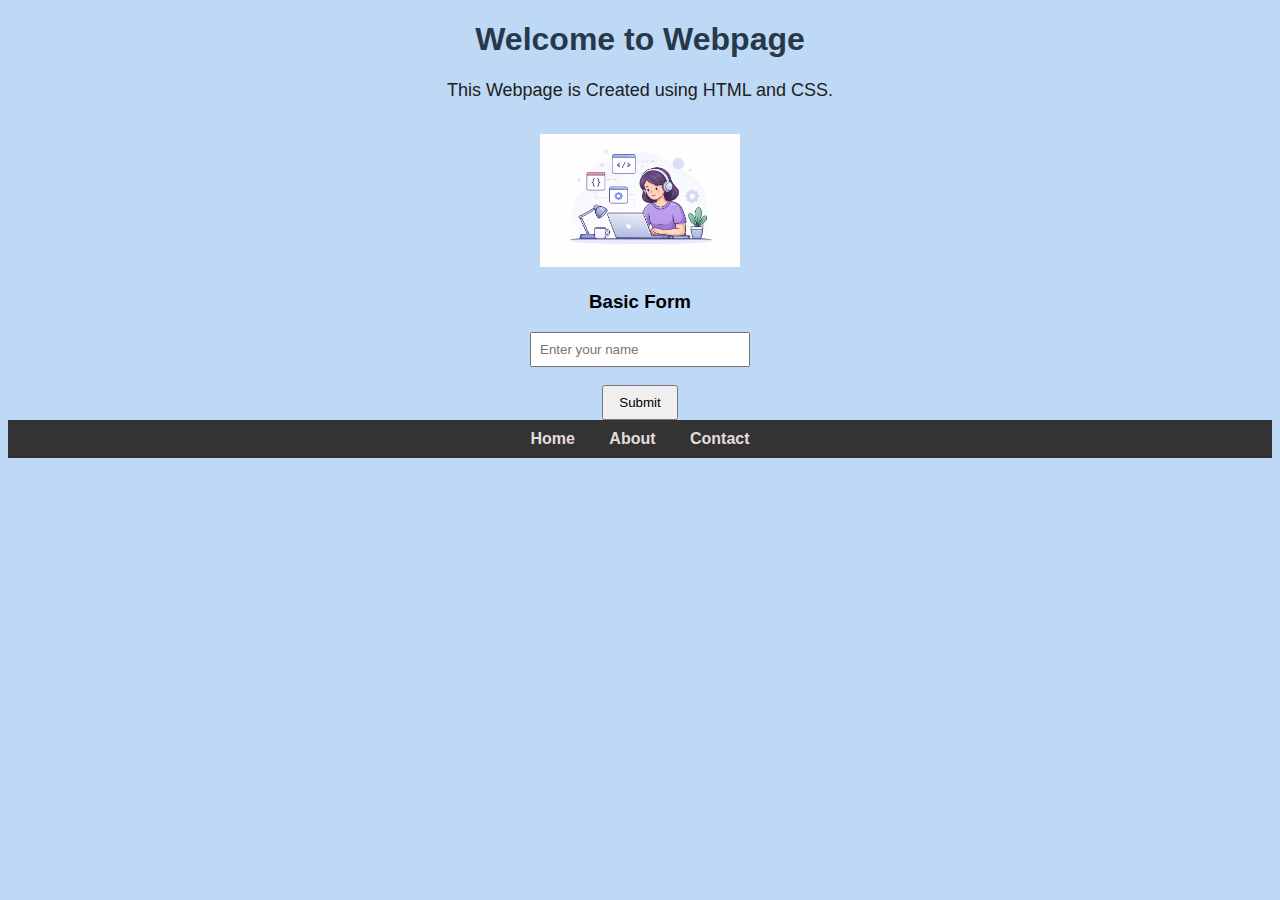
<file: level1/task-1/index.html>
<!DOCTYPE html>
<html>
<head>
    <title>My First Webpage</title>

    <style>
        body {
            background-color: #bed9f6;
            font-family: Arial, sans-serif;
            text-align: center;
        }

        h1 {
            color: #26384a;
        }

        p {
            font-size: 18px;
            color: #202020;
        }

        img {
            width: 200px;
            margin-top: 15px;
        }
        nav {
    background-color: #333;
    padding: 10px;
}

nav a {
    color: rgb(228, 220, 220);
    margin: 15px;
    text-decoration: none;
    font-weight: bold;
}
form {
    margin-top: 20px;
}

input {
    padding: 8px;
    width: 200px;
}

button {
    padding: 8px 15px;
    cursor: pointer;
}

    </style>
</head>

<body>

    <h1>Welcome to Webpage</h1>

    <p>This Webpage is Created using HTML and CSS.</p>

    <img src="image.jpg" alt="Sample Image">
    <form>
    <h3>Basic Form</h3>

    <input type="text" placeholder="Enter your name">

    <br><br>

    <button type="submit">Submit</button>
</form>

</body>

<nav>
    <a href="#">Home</a>
    <a href="#">About</a>
    <a href="#">Contact</a>
</nav>
</html>
</file>
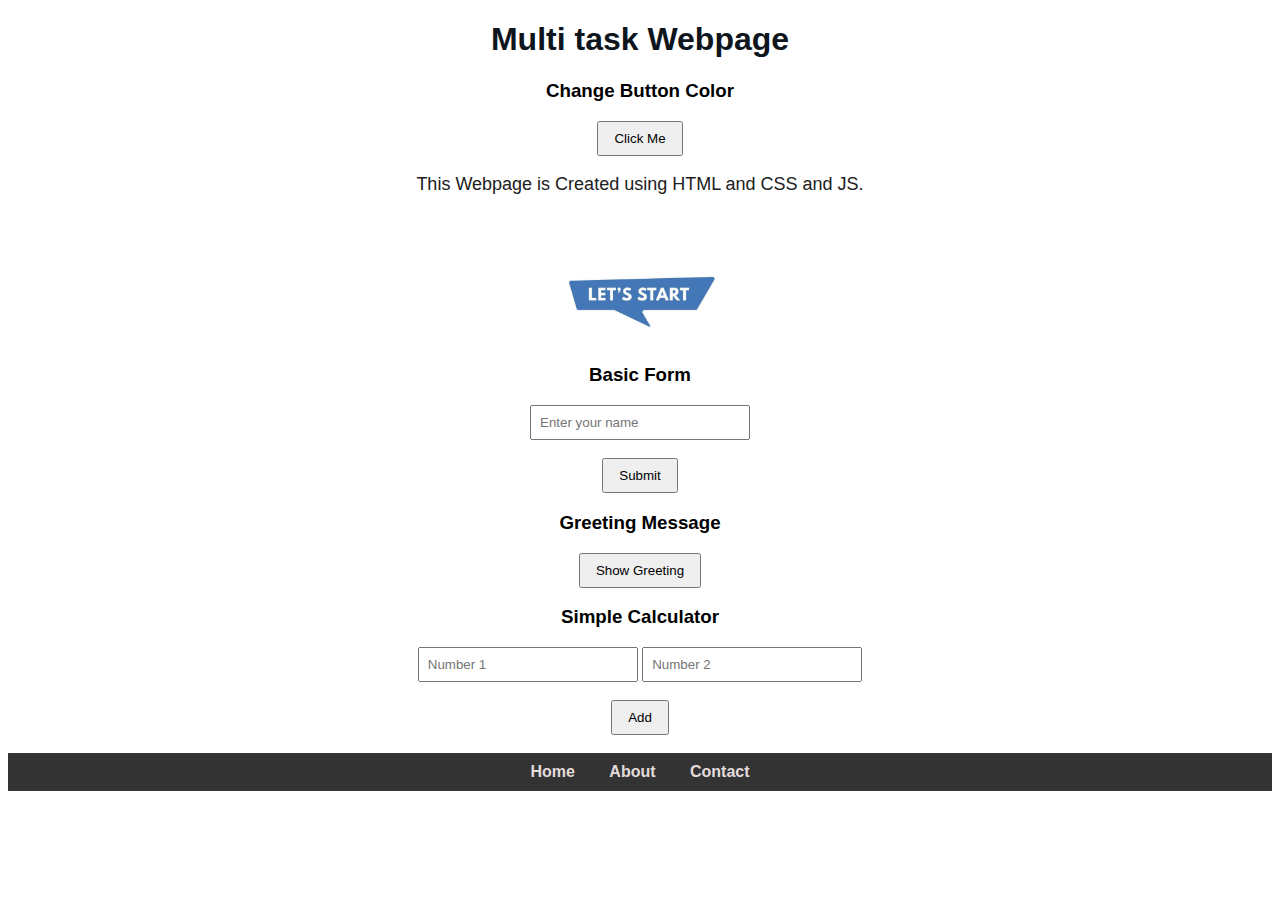
<file: level1/task-2/index.html>
<!DOCTYPE html>
<html>
<head>
    <title>My First Webpage</title>

    <style>
        body {
            background-color: #ffffff;
            font-family: Arial, sans-serif;
            text-align: center;
        }

        h1 {
            color: #0e151d;
        }

        p {
            font-size: 18px;
            color: #202020;
        }

        img {
            width: 200px;
            margin-top: 15px;
        }
        nav {
    background-color: #333;
    padding: 10px;
}

nav a {
    color: rgb(228, 220, 220);
    margin: 15px;
    text-decoration: none;
    font-weight: bold;
}
form {
    margin-top: 20px;
}

input {
    padding: 8px;
    width: 200px;
}

button {
    padding: 8px 15px;
    cursor: pointer;
}

    </style>
</head>

<body>

    <h1>Multi task Webpage</h1>
    <h3>Change Button Color</h3>

<button id="colorBtn" onclick="changeColor()">Click Me</button>

    <p>This Webpage is Created using HTML and CSS and JS.</p>

    <img src="image2.jpg" alt="Sample Image">
    <form>
    <h3>Basic Form</h3>

    <input type="text" placeholder="Enter your name">

    <br><br>

    <button type="submit">Submit</button>
</form>
<script>
   function changeColor() {
        document.getElementById("colorBtn").style.backgroundColor = "green";
    }

    function showGreeting() {
        let hour = new Date().getHours();
        let message;

        if (hour < 12) {
            message = "Good Morning!";
        } else if (hour < 18) {
            message = "Good Afternoon!";
        } else {
            message = "Good Evening!";
        }

        alert(message);
    }

    function addNumbers() {
        let n1 = Number(document.getElementById("num1").value);
        let n2 = Number(document.getElementById("num2").value);

        let sum = n1 + n2;

        document.getElementById("result").innerText = "Result: " + sum;
    }
</script>
<h3>Greeting Message</h3>

<button onclick="showGreeting()">Show Greeting</button>

<h3>Simple Calculator</h3>

<input type="number" id="num1" placeholder="Number 1">
<input type="number" id="num2" placeholder="Number 2">

<br><br>

<button onclick="addNumbers()">Add</button>

<p id="result"></p>

</body>

<nav>
    <a href="#">Home</a>
    <a href="#">About</a>
    <a href="#">Contact</a>
</nav>
</html>
</file>
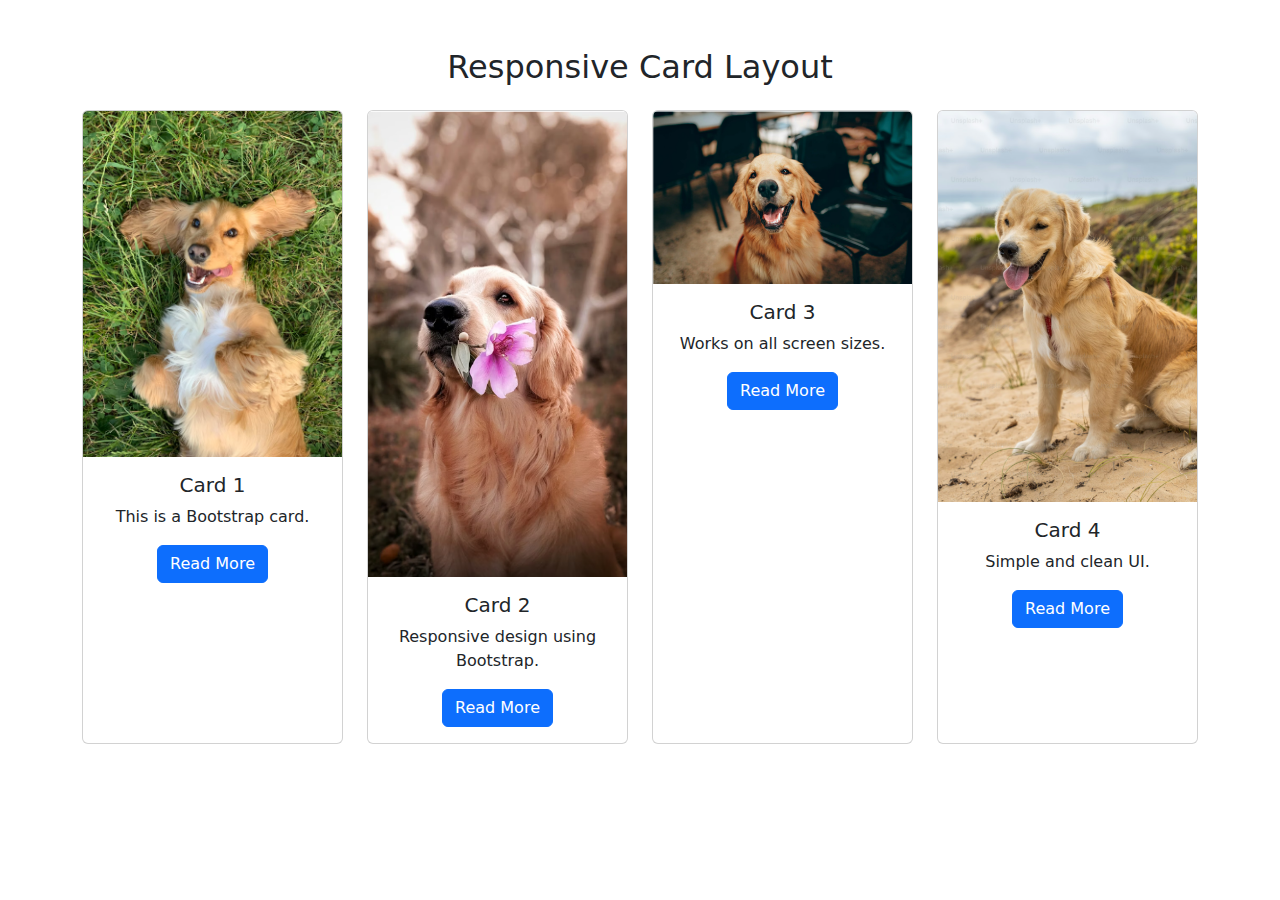
<file: level2/task-1/index.html>
<!DOCTYPE html>
<html lang="en">
<head>
  <meta charset="UTF-8">
  <meta name="viewport" content="width=device-width, initial-scale=1.0">
  <title>Front-end Framework Task</title>

  <!-- Bootstrap CSS -->
  <link
    href="https://cdn.jsdelivr.net/npm/bootstrap@5.3.2/dist/css/bootstrap.min.css"
    rel="stylesheet">
</head>
<body>

<div class="container mt-5">
  <h2 class="text-center mb-4">Responsive Card Layout</h2>

  <div class="row">
    <!-- Card 1 -->
    <div class="col-sm-12 col-md-6 col-lg-3 mb-4">
      <div class="card h-100">
        <img src="image1.jpg" class="card-img-top img-fluid" alt="Image 1">
        <div class="card-body text-center">
          <h5 class="card-title">Card 1</h5>
          <p class="card-text">This is a Bootstrap card.</p>
          <a href="#" class="btn btn-primary">Read More</a>
        </div>
      </div>
    </div>

    <!-- Card 2 -->
    <div class="col-sm-12 col-md-6 col-lg-3 mb-4">
      <div class="card h-100">
        <img src="image2.jpg" class="card-img-top img-fluid" alt="Image 2">
        <div class="card-body text-center">
          <h5 class="card-title">Card 2</h5>
          <p class="card-text">Responsive design using Bootstrap.</p>
          <a href="#" class="btn btn-primary">Read More</a>
        </div>
      </div>
    </div>

    <!-- Card 3 -->
    <div class="col-sm-12 col-md-6 col-lg-3 mb-4">
      <div class="card h-100">
        <img src="image3.jpg" class="card-img-top img-fluid" alt="Image 3">
        <div class="card-body text-center">
          <h5 class="card-title">Card 3</h5>
          <p class="card-text">Works on all screen sizes.</p>
          <a href="#" class="btn btn-primary">Read More</a>
        </div>
      </div>
    </div>

    <!-- Card 4 -->
    <div class="col-sm-12 col-md-6 col-lg-3 mb-4">
      <div class="card h-100">
        <img src="image4.jpg" class="card-img-top img-fluid" alt="Image 4">
        <div class="card-body text-center">
          <h5 class="card-title">Card 4</h5>
          <p class="card-text">Simple and clean UI.</p>
          <a href="#" class="btn btn-primary">Read More</a>
        </div>
      </div>
    </div>
  </div>
</div>

<!-- Bootstrap JS -->
<script src="https://cdn.jsdelivr.net/npm/bootstrap@5.3.2/dist/js/bootstrap.bundle.min.js"></script>

</body>
</html>
</file>
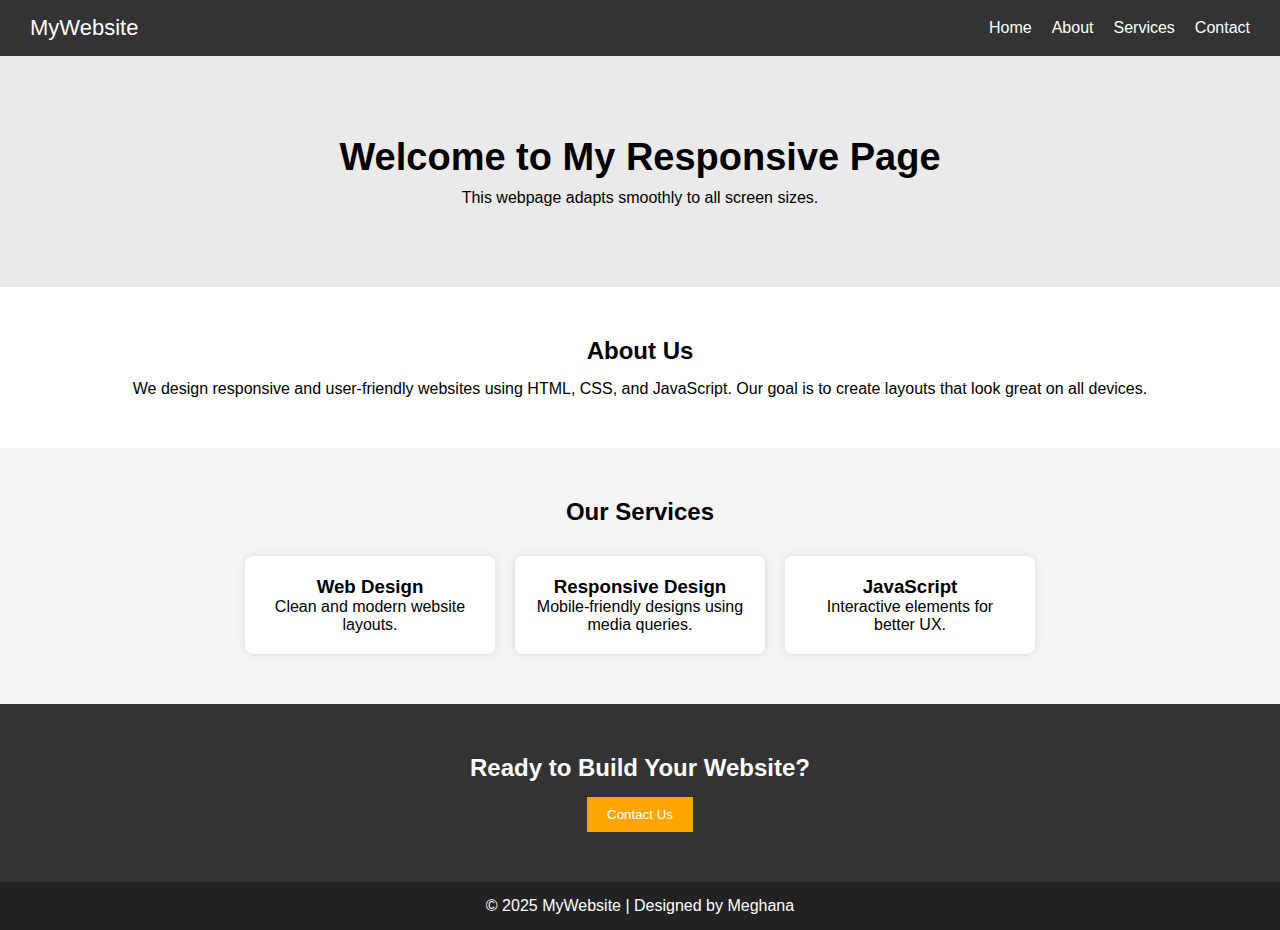
<file: level2/task-2/index.html>
<!DOCTYPE html>
<html lang="en">
<head>
  <meta charset="UTF-8">
  <meta name="viewport" content="width=device-width, initial-scale=1.0">
  <title>Responsive Design Task</title>
  <link rel="stylesheet" href="style.css">
</head>
<body>

  <!-- Navigation -->
  <nav class="navbar">
    <div class="logo">MyWebsite</div>

    <ul class="nav-links">
      <li><a href="#">Home</a></li>
      <li><a href="#about">About</a></li>
      <li><a href="#services">Services</a></li>
      <li><a href="#contact">Contact</a></li>
    </ul>

    <div class="hamburger" id="hamburger">☰</div>
  </nav>

  <!-- Hero Section -->
  <section class="hero">
    <h1>Welcome to My Responsive Page</h1>
    <p>This webpage adapts smoothly to all screen sizes.</p>
  </section>

  <!-- About Section -->
  <section class="about" id="about">
    <h2>About Us</h2>
    <p>
      We design responsive and user-friendly websites using HTML, CSS, and JavaScript.
      Our goal is to create layouts that look great on all devices.
    </p>
  </section>

  <!-- Services Section -->
  <section class="services" id="services">
    <h2>Our Services</h2>

    <div class="service-cards">
      <div class="card">
        <h3>Web Design</h3>
        <p>Clean and modern website layouts.</p>
      </div>

      <div class="card">
        <h3>Responsive Design</h3>
        <p>Mobile-friendly designs using media queries.</p>
      </div>

      <div class="card">
        <h3>JavaScript</h3>
        <p>Interactive elements for better UX.</p>
      </div>
    </div>
  </section>

  <!-- Call to Action -->
  <section class="cta" id="contact">
    <h2>Ready to Build Your Website?</h2>
    <button>Contact Us</button>
  </section>

  <!-- Footer -->
  <footer>
    <p>© 2025 MyWebsite | Designed by Meghana</p>
  </footer>

  <script src="script.js"></script>
</body>
</html>
</file>
<file: level2/task-2/style.css>
* {
  margin: 0;
  padding: 0;
  box-sizing: border-box;
  font-family: Arial, sans-serif;
}

/* Navbar */
.navbar {
  display: flex;
  justify-content: space-between;
  align-items: center;
  background: #333;
  padding: 15px 30px;
}

.logo {
  color: white;
  font-size: 22px;
}

.nav-links {
  list-style: none;
  display: flex;
  gap: 20px;
}

.nav-links li a {
  color: white;
  text-decoration: none;
}

.hamburger {
  display: none;
  color: white;
  font-size: 26px;
  cursor: pointer;
}

/* Hero */
.hero {
  padding: 80px 20px;
  text-align: center;
  background: #eaeaea;
}

.hero h1 {
  font-size: 38px;
  margin-bottom: 10px;
}

/* About */
.about {
  padding: 50px 20px;
  text-align: center;
}

.about h2 {
  margin-bottom: 15px;
}

/* Services */
.services {
  padding: 50px 20px;
  background: #f4f4f4;
  text-align: center;
}

.service-cards {
  display: flex;
  justify-content: center;
  gap: 20px;
  margin-top: 30px;
  flex-wrap: wrap;
}

.card {
  background: white;
  width: 250px;
  padding: 20px;
  border-radius: 8px;
  box-shadow: 0 0 10px rgba(0,0,0,0.1);
}

/* CTA */
.cta {
  padding: 50px 20px;
  background: #333;
  color: white;
  text-align: center;
}

.cta button {
  margin-top: 15px;
  padding: 10px 20px;
  background: orange;
  border: none;
  color: white;
  cursor: pointer;
}

/* Footer */
footer {
  background: #222;
  color: white;
  text-align: center;
  padding: 15px;
}

/* Mobile */
@media (max-width: 768px) {
  .nav-links {
    display: none;
    flex-direction: column;
    background: #333;
    position: absolute;
    top: 60px;
    left: 0;
    width: 100%;
    text-align: center;
  }

  .nav-links.active {
    display: flex;
  }

  .hamburger {
    display: block;
  }
}
</file>
